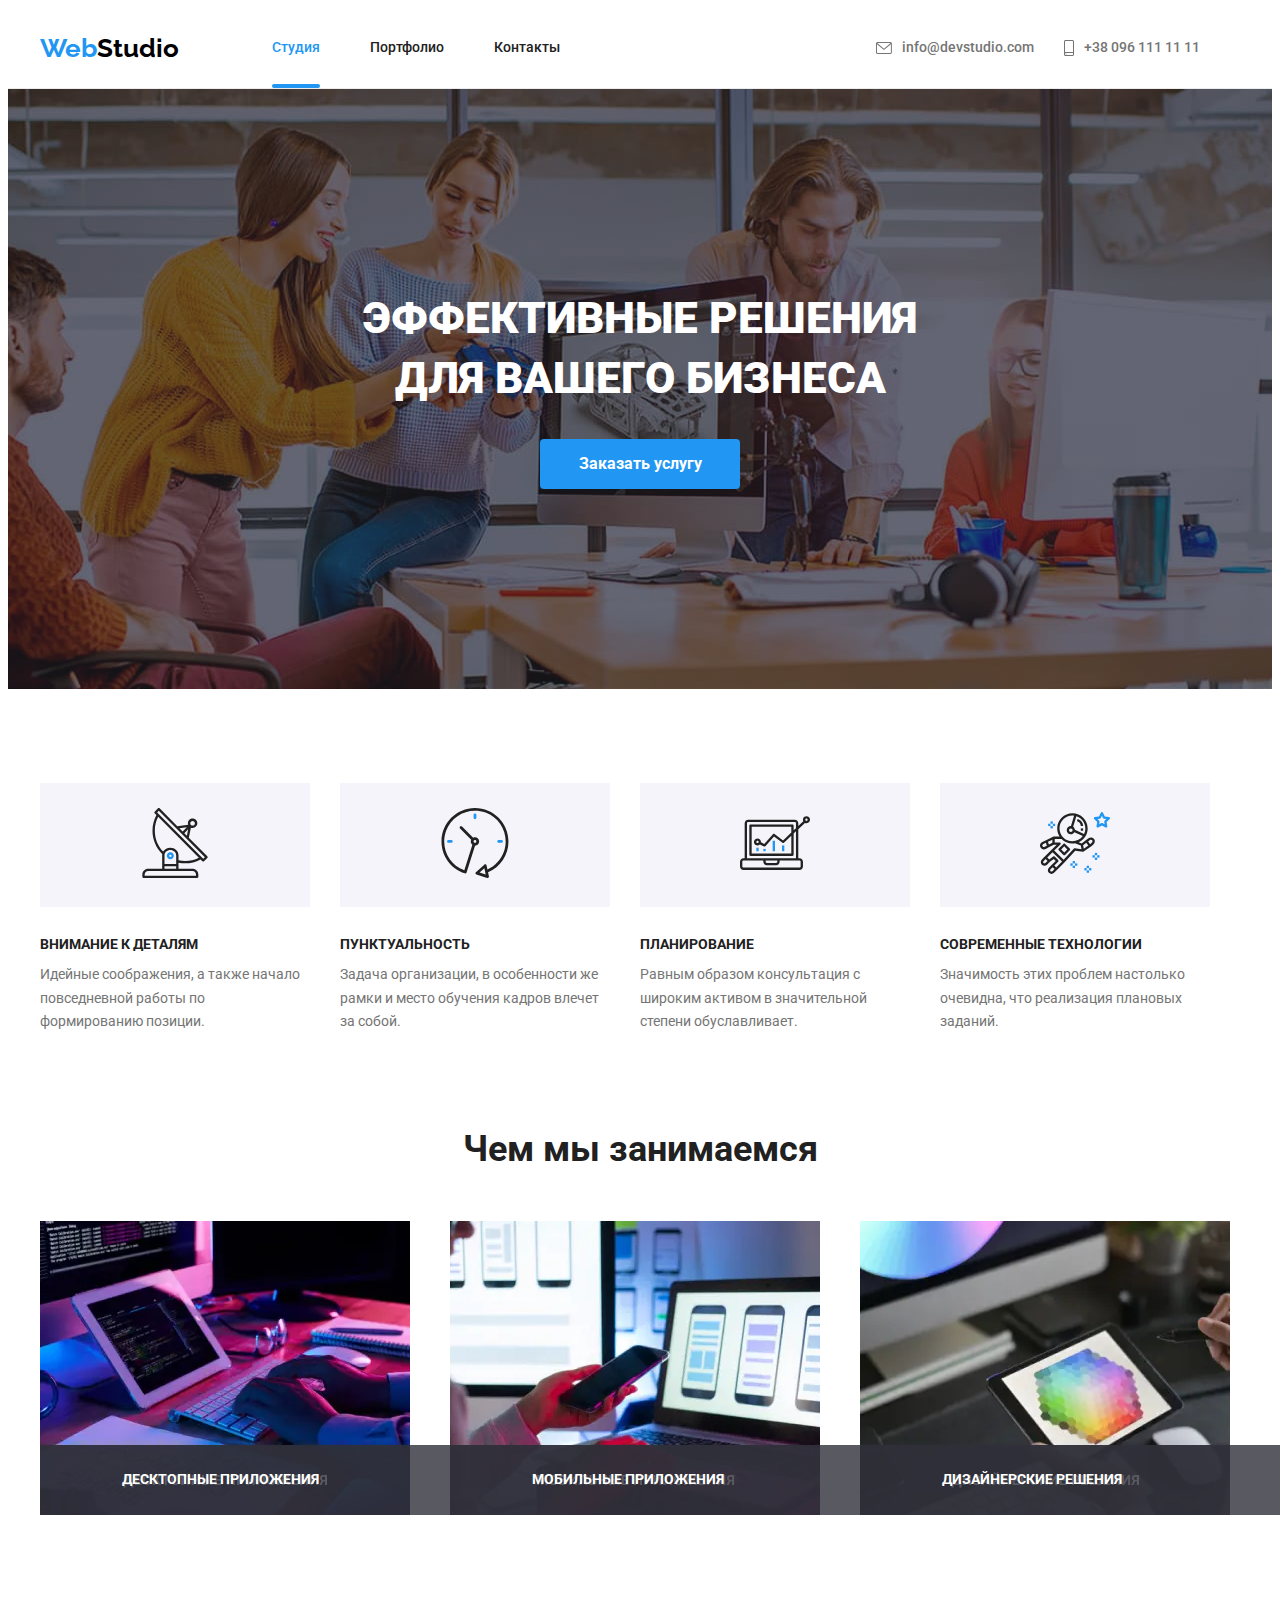
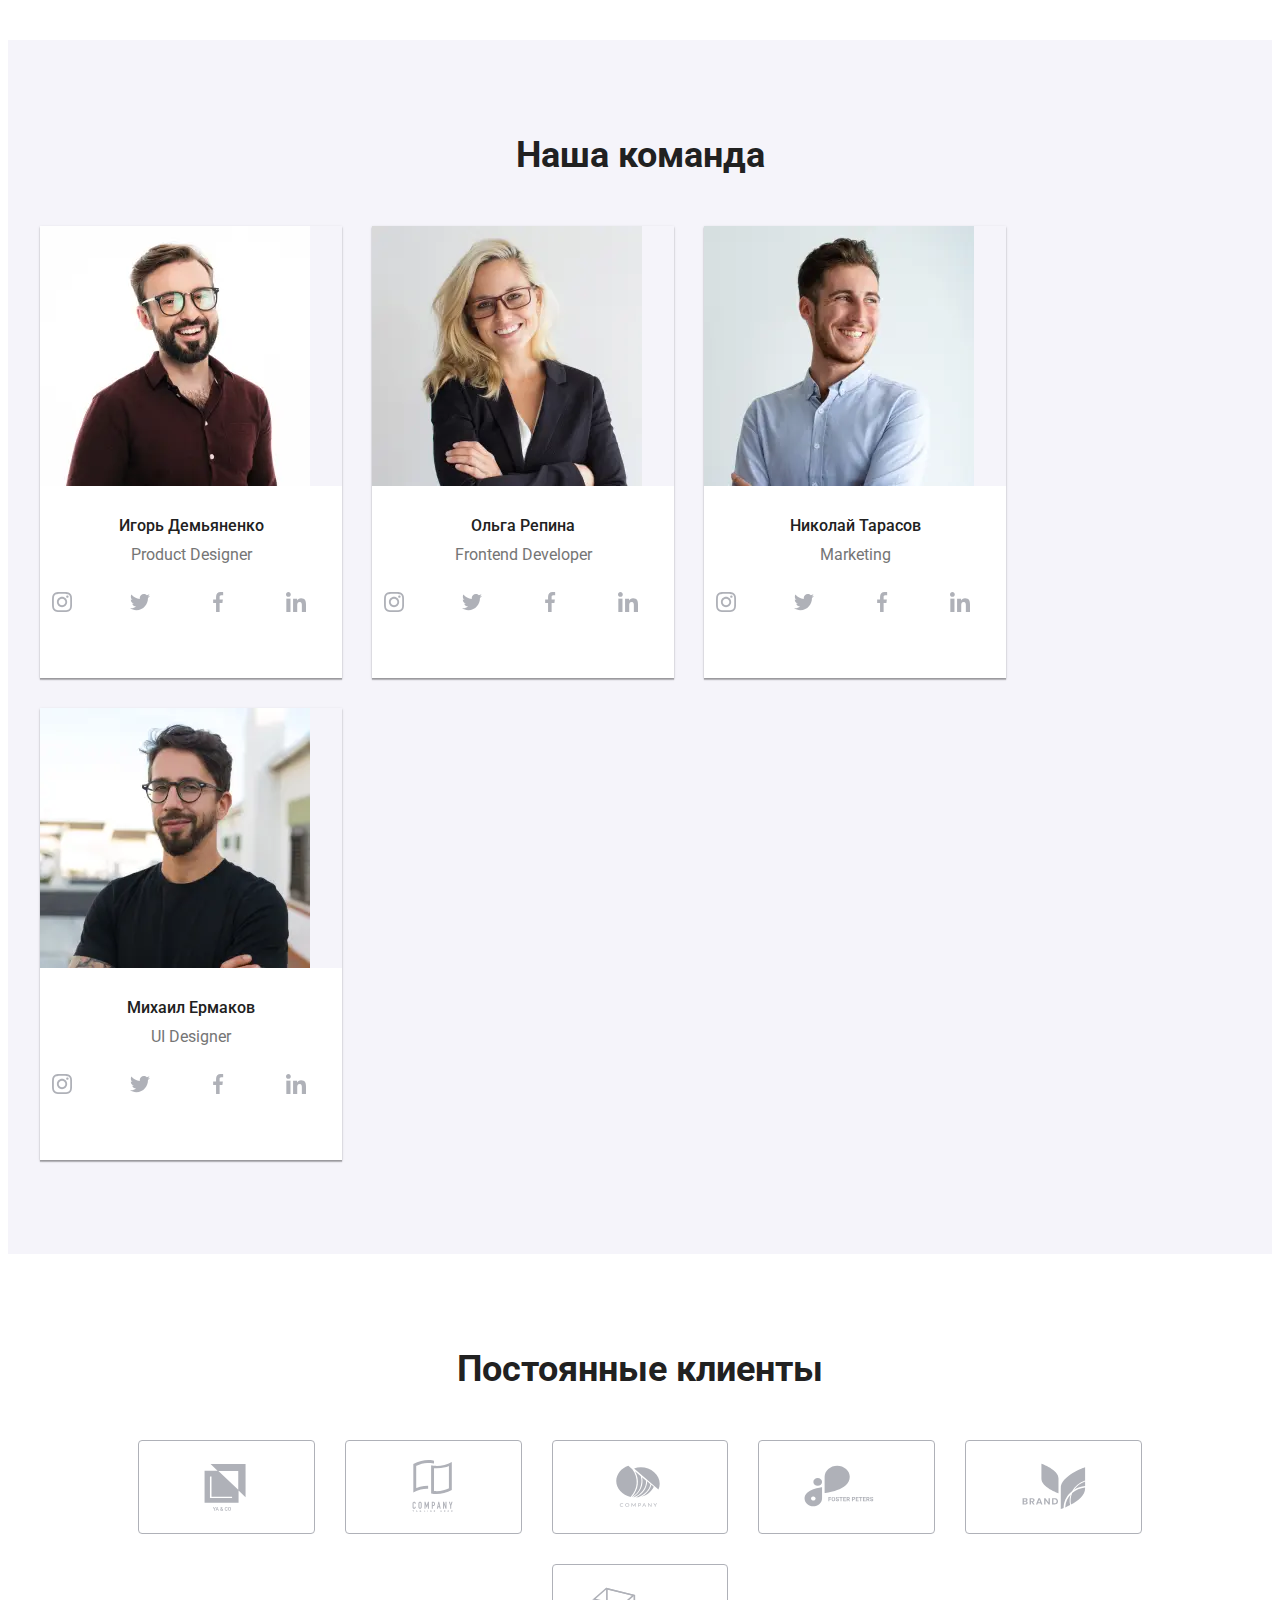
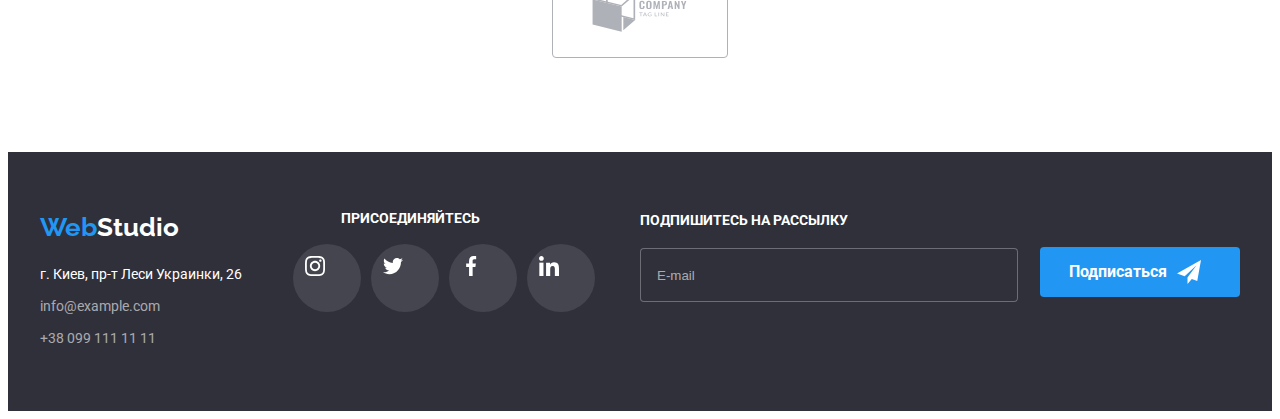
<file: index.html>
<!DOCTYPE html>
    <html lang="ru">
    <head>
        <meta charset="UTF-8">
        <meta http-equiv="X-UA-Compatible" content="IE=edge">
        <meta name="viewport" content="width=device-width, initial-scale=1.0">
        <title>WebStudio</title>
        <link rel="preconnect" href="https://fonts.gstatic.com">
        <link href="https://fonts.googleapis.com/css2?family=Raleway:wght@700&family=Roboto:wght@400;500;700;900&display=swap" rel="stylesheet">
        <link rel="stylesheet" href="https://cdnjs.cloudflare.com/ajax/libs/modern-normalize/0.2.0/modern-normalize.min.css" integrity="sha512-sqIVMkf5f8XGYI/UZYGs7wODxlUeoj9JknataPfUwtvrSKWMHrMXGZ7Evb6nabFYJQG15vFFyALe6r0nWCD1Ug==" crossorigin="anonymous" referrerpolicy="no-referrer" />
        <link rel="stylesheet" href="https://cdnjs.cloudflare.com/ajax/libs/animate.css/4.1.1/animate.min.css"/>
        <link rel="stylesheet" href="./css/main.min.css">

        </head>
    <body>
        <!-- header -->
         <header class="header">
        <div class="container header-container">
            <nav class="nav">
                <a class="log link" lang="en" href="./">Web<span class="log__studio_black">Studio</span></a>
                <ul class="nav__list">
                    <li class="list nav__item">
                        <a class="link nav__link nav__link_active" href="./index.html">Студия</a>
                    </li>

                    <li class="list nav__item">
                        <a class="link nav__link nav__link_border" href="./portfolio.html">Портфолио</a>
                    </li>

                    <li class="list nav__item">
                        <a class="link nav__link nav__link_border" href="">Контакты</a>
                    </li>
                </ul>
                </nav>
            <ul class="header-adress">
                <li class="list header-adress__list">
                    <a class="link header-adress__link" lang="en" href="mailto:info@devstudio.com">
                        <svg class="header-adress__mail">
                            <use href="./images/svg/symbol-defs.svg#icon-mail">
                            </use>
                        </svg>
                        info@devstudio.com</a>
                    </li>

                <li class="list header-adress__list header-adress__list_margin">
                    <a class="link header-adress__link" href="tel:+380961111111">
                        <svg class="header-adress__tel">
                            <use href="./images/svg/symbol-defs.svg#icon-smartphone">
                            </use>
                        </svg>
                        +38 096 111 11 11</a>
                    </li>
            </ul>
            <!-- mobil menu -->
            <button type="button" class="header__mobil-menu" data-menu-open>
                <svg class="icon-burger-icon" width="24px" height="16px">
                    <use href="./images/svg/symbol-defs.svg#icon-burger-icon">
                    </use>
                </svg>
            </button>
            </div>
<div class="mob-menu is-hidden" mob-menu>
    <div class="container">
        <button type="button" class="mob-button-close" data-menu-close>
            <svg class="mob-icon-close" width="19px" height="19px">
                <use href="./images/svg/symbol-defs.svg#icon-close-black">
                </use>
            </svg>
        </button>
<ul class="mob-menu-list list">
    <li class="mob-menu-list__item">
        <a href="./index.html" class="mob-menu-list__link link">Студия</a>
    </li>

    <li class="mob-menu-list__item">
        <a href="./portfolio.html" class="mob-menu-list__link link">Портфолио</a>
    </li>

    <li class="mob-menu-list__item">
        <a href="" class="mob-menu-list__link link">Контакты</a>
    </li>
</ul>

<div class="menu-bottom">
<ul class="mob-menu-contacts list">
    <li class="mob-menu-contacts__item">
        <a href="" class="mob-menu-contacts__link_tel link">+38 096 111 11 11</a>
    </li>

    <li class="mob-menu-contacts__item">
        <a href="" class="mob-menu-contacts__link_mail link">info@devstudio.com</a>
    </li>
</ul>

<ul class="mob-menu-social list">
    <li class="mob-menu-social__item">
        <a href="" class="mob-menu-social__link link">Instagram</a>
    </li>

    <li class="mob-menu-social__item">
        <a href="" class="mob-menu-social__link link">Twitter</a>
    </li>

    <li class="mob-menu-social__item">
        <a href="" class="mob-menu-social__link link">Facebook</a>
    </li>

    <li class="mob-menu-social__item">
        <a href="" class="mob-menu-social__link link">LinkedIn</a>
    </li>
</ul>
</div>
</div>
</div>
        </header>
        <main>
        <!-- hero -->
        <section class="hero">
            <h1 class="hero__name">Эффективные решения<br>для вашего бизнеса</h1>
            <button class="button button__hero" type="button" data-modal-open>Заказать услугу</button>
        </section>
        <!-- adout us -->
        <section class="section">
           <div class="container"> 
            <ul class="about">
                <li class="list about__list">
                   <div class="about-us__thumb"> 
                        <svg class="about-img">
                            <use class="about-img__icon" href="./images/svg/symbol-defs.svg#icon-antenna">
                            </use>
                        </svg>
                    </div>
                    <h3 class="about__title">Внимание к деталям</h3>
                    <P class="about__description">Идейные соображения, а также начало повседневной работы по формированию позиции.</P>                    
                </li>

                <li class="list about__list">
                    <div class="about-us__thumb"> 
                        <svg class="about-img">
                            <use class="about-img__icon" href="./images/svg/symbol-defs.svg#icon-clock">
                            </use>
                        </svg>
                    </div>
                    <h3 class="about__title">Пунктуальность</h3>
                    <p class="about__description">Задача организации, в особенности же рамки и место обучения кадров влечет за собой.</p>
                </li>

                <li class="list about__list">
                    <div class="about-us__thumb"> 
                        <svg class="about-img">
                            <use class="about-img__icon" href="./images/svg/symbol-defs.svg#icon-diagram">
                            </use>
                        </svg>
                    </div>
                    <h3 class="about__title">Планирование</h3>
                    <p class="about__description">Равным образом консультация с широким активом в значительной степени обуславливает.</p>
                </li>

                <li class="list about__list">
                    <div class="about-us__thumb"> 
                        <svg class="about-img">
                            <use class="about-img__icon" href="./images/svg/symbol-defs.svg#icon-astronaut">
                            </use>
                        </svg>
                    </div>
                    <h3 class="about__title">Современные технологии</h3>
                    <p class="about__description">Значимость этих проблем настолько очевидна, что реализация плановых заданий.</p>
                </li>
            </ul>
        </div>
        </section>
        <!-- our occupation -->
        <section class="section occupation occupation_none">
            <div class="container">
            <h2 class="title">Чем мы занимаемся</h2>
            <ul class="ocupation__list">
                <li class="list occupation__card">
                    <picture>
                        <source media="(min-width: 1200px)" srcset="
                            ./images/zanyatiya/box1-webp@1x.webp 1x,
                            ./images/zanyatiya/box1-webp@2x.webp 2x
                            " type="image/webp" />
                        <source media="(min-width: 1200px)" srcset="
                            ./images/zanyatiya/box1@1x.jpg 1x,
                            ./images/zanyatiya/box1@2x.jpg 2x
                            " />
                    <img src="#"
                    alt="Руки человека печатающие на клавиатуре за компьютерным столом"/>
                    <h3 class="ocupation__description">Десктопные приложения</h3>
                    </picture>
                </li>

                <li class="list occupation__card">
                    <picture>
                        <source media="(min-width: 1200px)" srcset="
                            ./images/zanyatiya/box2-webp@1x.webp 1x,
                            ./images/zanyatiya/box2-webp@2x.webp 2x
                            " type="image/webp" />
                        <source media="(min-width: 1200px)" srcset="
                            ./images/zanyatiya/box2@1x.jpg 1x,
                            ./images/zanyatiya/box2@2x.jpg 2x
                            " />
                    <img src="#"
                    alt="Руки человека держащие телефон, сидящий за компьютерным столом с ноутбуком"/>
                    </picture>
                    <h3 class="ocupation__description">Мобильные приложения</h3>
                </li>

                <li class="list occupation__card">
                    <picture>
                        <source media="(min-width: 1200px)" srcset="
                            ./images/zanyatiya/box3-webp@1x.webp 1x,
                            ./images/zanyatiya/box3-webp@2x.webp 2x
                            " type="image/webp" />
                        <source media="(min-width: 1200px)" srcset="
                            ./images/zanyatiya/box3@1x.jpg 1x,
                            ./images/zanyatiya/box3@2x.jpg 2x
                            " />
                        <img src="#"
                    alt="Человеческая рука держит планшет за компьютерным столом с компьютером"/>
                    </picture>
                    <h3 class="ocupation__description">Дизайнерские решения</h3>
                </li>
            </ul>
            </div>
        </section>
        <!-- our team -->
        <section class="section team">
            <div class="container">
            <h2 class="title">Наша команда</h2>
            <ul class="team__list">
                <li class="list team__element">
<picture>
    <source media="(min-width: 1200px)" srcset="
                    ./images/command/desktop/desktop-demyanenko-webp1x.webp 1x,
                    ./images/command/desktop/desktop-demyanenko-webp2x.webp 2x
                  " type="image/webp" />
    <source media="(min-width: 1200px)" srcset="
                    ./images/command/desktop/desktop-demyanenko1x.jpg 1x,
                    ./images/command/desktop/desktop-demyanenko2x.jpg 2x
                  " />
    <source media="(min-width: 768px)" srcset="
                    ./images/command/tablet/tablet-demyanenko-webp1x.webp 1x,
                    ./images/command/tablet/tablet-demyanenko-webp2x.webp 2x
                  " type="image/webp" />
    <source media="(min-width: 768px)" srcset="
                    ./images/command/tablet/tablet-demyanenko1x.jpg 1x,
                    ./images/command/tablet/tablet-demyanenko2x.jpg 2x
                  " />
    <source media="(max-width: 767px)" srcset="
                    ./images/command/mobil/mobil-demyanenko-webp1x.webp 1x,
                    ./images/command/mobil/mobil-demyanenko-webp2x.webp 2x
                  " type="image/webp"/>
    <source media="(max-width: 767px)" srcset="
                    ./images/command/mobil/mobil-demyanenko1x.jpg 1x,
                    ./images/command/mobil/mobil-demyanenko2x.jpg 2x
                  "/>
   <img src="#" alt="Фото Игоря Демьяненко"/>
</picture>                    
                <div class="team__thumb">
                        <h3 class="team__name">Игорь Демьяненко</h3>
                        <p class="team__profession" lang="en">Product Designer</p>
                        
                            <ul class="social">
                            <li class="list social__list">
                               <a class="link icon_background icon_background-gray" href="">
                                    <svg class="icon">
                                        <use class="icon_instagram" href="./images/svg/symbol-defs.svg#icon-instagram">
                                        </use>
                                    </svg>
                                </a>
                            
                            </li>

                            <li class="list social__list">
                                <a class="link icon_background icon_background-gray" href="">
                                <svg class="icon">
                                    <use class="icon_twitter" href="./images/svg/symbol-defs.svg#icon-twitter">
                                    </use>
                                </svg>
                                </a>
                            </li> 

                            <li class="list social__list">
                                <a class="link icon_background icon_background-gray" href="">
                                <svg class="icon">
                                    <use class="icon_facebook" href="./images/svg/symbol-defs.svg#icon-facebook">
                                    </use>
                                </svg>
                                </a>
                            </li>

                            <li class="list social__list">
                                <a class="link icon_background icon_background-gray" href="">
                                <svg class="icon">
                                    <use class="icon_linkedin" href="./images/svg/symbol-defs.svg#icon-linkedin">
                                    </use>
                                </svg>
                                </a>
                            </li>
                        </ul>
                    </div>
                </li>

                <li class="list team__element">
                    <picture>
                        <source media="(min-width: 1200px)" srcset="
                                        ./images/command/desktop/desktop-repina-webp1x.webp 1x,
                                        ./images/command/desktop/desktop-repina-webp2x.webp 2x
                                      " type="image/webp" />
                        <source media="(min-width: 1200px)" srcset="
                                        ./images/command/desktop/desktop-repina1x.jpg 1x,
                                        ./images/command/desktop/desktop-repina2x.jpg 2x
                                      " />
                        <source media="(min-width: 768px)" srcset="
                                        ./images/command/tablet/tablet-repina-webp1x.webp 1x,
                                        ./images/command/tablet/tablet-repina-webp2x.webp 2x
                                      " type="image/webp" />
                        <source media="(min-width: 768px)" srcset="
                                        ./images/command/tablet/tablet-repina1x.jpg 1x,
                                        ./images/command/tablet/tablet-repina2x.jpg 2x
                                      " />
                        <source media="(max-width: 767px)" srcset="
                                        ./images/command/mobil/mobil-repina-webp1x.webp 1x,
                                        ./images/command/mobil/mobil-repina-webp2x.webp 2x
                                      " type="image/webp" />
                        <source media="(max-width: 767px)" srcset="
                                        ./images/command/mobil/mobil-repina1x.jpg 1x,
                                        ./images/command/mobil/mobil-repina2x.jpg 2x
                                      " />
                        <img src="#" alt="Фото Игоря Демьяненко" />
                    </picture>
                    <div class="team__thumb">
                        <h3 class="team__name">Ольга Репина</h3>
                        <p class="team__profession" lang="en">Frontend Developer</p>

                        <ul class="social">
                            <li class="list social__list">
                                <a class="link icon_background icon_background-gray" href="">
                                    <svg class="icon">
                                        <use class="icon_instagram" href="./images/svg/symbol-defs.svg#icon-instagram">
                                        </use>
                                    </svg>
                                </a>
                        
                            </li>
                        
                            <li class="list social__list">
                                <a class="link icon_background icon_background-gray" href="">
                                    <svg class="icon">
                                        <use class="icon_twitter" href="./images/svg/symbol-defs.svg#icon-twitter">
                                        </use>
                                    </svg>
                                </a>
                            </li>
                        
                            <li class="list social__list">
                                <a class="link icon_background icon_background-gray" href="">
                                    <svg class="icon">
                                        <use class="icon_facebook" href="./images/svg/symbol-defs.svg#icon-facebook">
                                        </use>
                                    </svg>
                                </a>
                            </li>
                        
                            <li class="list social__list">
                                <a class="link icon_background icon_background-gray" href="">
                                    <svg class="icon">
                                        <use class="icon_linkedin" href="./images/svg/symbol-defs.svg#icon-linkedin">
                                        </use>
                                    </svg>
                                </a>
                            </li>
                        </ul>

                    </div>
                </li>

                <li class="list team__element">
                    <picture>
                        <source media="(min-width: 1200px)" srcset="
                                                            ./images/command/desktop/desktop-tarasov-webp1x.webp 1x,
                                                            ./images/command/desktop/desktop-tarasov-webp2x.webp 2x
                                                          " type="image/webp" />
                        <source media="(min-width: 1200px)" srcset="
                                                            ./images/command/desktop/desktop-tarasov1x.jpg 1x,
                                                            ./images/command/desktop/desktop-tarasov2x.jpg 2x
                                                          " />
                        <source media="(min-width: 768px)" srcset="
                                                            ./images/command/tablet/tablet-tarasov-webp1x.webp 1x,
                                                            ./images/command/tablet/tablet-tarasov-webp2x.webp 2x
                                                          " type="image/webp" />
                        <source media="(min-width: 768px)" srcset="
                                                            ./images/command/tablet/tablet-tarasov1x.jpg 1x,
                                                            ./images/command/tablet/tablet-tarasov2x.jpg 2x
                                                          " />
                        <source media="(max-width: 767px)" srcset="
                                                            ./images/command/mobil/mobil-tarasov-webp1x.webp 1x,
                                                            ./images/command/mobil/mobil-tarasov-webp2x.webp 2x
                                                          " type="image/webp" />
                        <source media="(max-width: 767px)" srcset="
                                                            ./images/command/mobil/mobil-tarasov1x.jpg 1x,
                                                            ./images/command/mobil/mobil-tarasov2x.jpg 2x
                                                          " />
                        <img src="#" alt="Фото Игоря Демьяненко" />
                    </picture>
                    <div class="team__thumb">
                        <h3 class="team__name">Николай Тарасов</h3>
                        <p class="team__profession" lang="en">Marketing</p>

                        <ul class="social">
                            <li class="list social__list">
                                <a class="link icon_background icon_background-gray" href="">
                                    <svg class="icon">
                                        <use class="icon_instagram" href="./images/svg/symbol-defs.svg#icon-instagram">
                                        </use>
                                    </svg>
                                </a>
                        
                            </li>
                        
                            <li class="list social__list">
                                <a class="link icon_background icon_background-gray" href="">
                                    <svg class="icon">
                                        <use class="icon_twitter" href="./images/svg/symbol-defs.svg#icon-twitter">
                                        </use>
                                    </svg>
                                </a>
                            </li>
                        
                            <li class="list social__list">
                                <a class="link icon_background icon_background-gray" href="">
                                    <svg class="icon">
                                        <use class="icon_facebook" href="./images/svg/symbol-defs.svg#icon-facebook">
                                        </use>
                                    </svg>
                                </a>
                            </li>
                        
                            <li class="list social__list">
                                <a class="link icon_background icon_background-gray" href="">
                                    <svg class="icon">
                                        <use class="icon_linkedin" href="./images/svg/symbol-defs.svg#icon-linkedin">
                                        </use>
                                    </svg>
                                </a>
                            </li>
                        </ul>
                    
                    </div>
                </li>

                <li class="list team__element">
                    <picture>
                        <source media="(min-width: 1200px)" srcset="
                                        ./images/command/desktop/desktop-ermakov-webp1x.webp 1x,
                                        ./images/command/desktop/desktop-ermakov-webp2x.webp 2x
                                      " type="image/webp" />
                        <source media="(min-width: 1200px)" srcset="
                                        ./images/command/desktop/desktop-ermakov1x.jpg 1x,
                                        ./images/command/desktop/desktop-ermakov2x.jpg 2x
                                      " />
                        <source media="(min-width: 768px)" srcset="
                                        ./images/command/tablet/tablet-ermakov-webp1x.webp 1x,
                                        ./images/command/tablet/tablet-ermakov-webp2x.webp 2x
                                      " type="image/webp" />
                        <source media="(min-width: 768px)" srcset="
                                        ./images/command/tablet/tablet-ermakov1x.jpg 1x,
                                        ./images/command/tablet/tablet-ermakov2x.jpg 2x
                                      " />
                        <source media="(max-width: 767px)" srcset="
                                        ./images/command/mobil/mobil-ermakov-webp1x.webp 1x,
                                        ./images/command/mobil/mobil-ermakov-webp2x.webp 2x
                                      " type="image/webp" />
                        <source media="(max-width: 767px)" srcset="
                                        ./images/command/mobil/mobil-ermakov1x.jpg 1x,
                                        ./images/command/mobil/mobil-ermakov2x.jpg 2x
                                      " />
                        <img src="#" alt="Фото Игоря Демьяненко" />
                    </picture>
                    <div class="team__thumb">
                        <h3 class="team__name">Михаил Ермаков</h3>
                        <p class="team__profession" lang="en">UI Designer</p>

                        <ul class="social">
                            <li class="list social__list">
                                <a class="link icon_background icon_background-gray" href="">
                                    <svg class="icon">
                                        <use class="icon_instagram" href="./images/svg/symbol-defs.svg#icon-instagram">
                                        </use>
                                    </svg>
                                </a>
                        
                            </li>
                        
                            <li class="list social__list">
                                <a class="link icon_background icon_background-gray" href="">
                                    <svg class="icon">
                                        <use class="icon_twitter" href="./images/svg/symbol-defs.svg#icon-twitter">
                                        </use>
                                    </svg>
                                </a>
                            </li>
                        
                            <li class="list social__list">
                                <a class="link icon_background icon_background-gray" href="">
                                    <svg class="icon">
                                        <use class="icon_facebook" href="./images/svg/symbol-defs.svg#icon-facebook">
                                        </use>
                                    </svg>
                                </a>
                            </li>
                        
                            <li class="list social__list">
                                <a class="link icon_background icon_background-gray" href="">
                                    <svg class="icon">
                                        <use class="icon_linkedin" href="./images/svg/symbol-defs.svg#icon-linkedin">
                                        </use>
                                    </svg>
                                </a>
                            </li>
                        </ul>
                    
                    </div>
                </li>
              </ul>
            </div>
        </section>
        <!-- regular clients -->
        <section class="section">
            <div class="container">
                <h2 class="title">Постоянные клиенты</h2>
                
                <ul class="clients">
                    <li class="list clients_list">
                        <a href="" class="link clients-log">
                            <svg class="clients-log_fill" width="41px" height="46.7px">
                                <use href="./images/svg/symbol-defs.svg#icon-logo-ya-end-co">
                                </use>
                            </svg>
                        </a>
                    </li>

                    <li class="list clients_list">
                        <a href="" class="link clients-log">
                            <svg class="clients-log_fill" width="40px" height="52px">
                                <use href="./images/svg/symbol-defs.svg#icon-logo-tagline-here">
                                </use>
                            </svg>
                        </a>
                    </li>

                    <li li class="list clients_list">
                        <a href="" class="link clients-log">
                            <svg class="clients-log_fill" width="43.5px" height="41.2px">
                                <use href="./images/svg/symbol-defs.svg#icon-logo-company">
                                </use>
                            </svg>
                        </a>
                    </li>

                    <li class="list clients_list">
                        <a href="" class="link clients-log">
                            <svg class="clients-log_fill" width="84.4px" height="40.6px">
                                <use href="./images/svg/symbol-defs.svg#icon-logo-foster-peters">
                                </use>
                            </svg>
                        </a>
                    </li>

                    <li li class="list clients_list">
                        <a href="" class="link clients-log">
                            <svg class="clients-log_fill" width="62.5px" height="45.4px">
                                <use href="./images/svg/symbol-defs.svg#icon-logo-brand">
                                </use>
                            </svg>
                        </a>
                    </li>

                    <li li class="list clients_list">
                        <a href="" class="link clients-log">
                            <svg class="clients-log_fill" width="93.8px" height="43.9px">
                                <use href="./images/svg/symbol-defs.svg#icon-logo-tag-line">
                                </use>
                            </svg>
                        </a>
                    </li>
                    
                </ul>

            </div>
        </section>
    </main>
    <!-- footer -->
<footer class="footer">
    <div class="container footer__container">
        
        <ul class="footer-list">
            <li class="list">
                <a lang="en" class="log link" href="./">Web<span class="log__studio_white">Studio</span></a>
                <address>
                <a class="adress-phisical link" href="https://www.google.com.ua/maps/place/%D0%B1%D1%83%D0%BB.+%D0%9B%D0%B5%D1%81%D0%B8+%D0%A3%D0%BA%D1%80%D0%B0%D0%B8%D0%BD%D0%BA%D0%B8,+26,+%D0%9A%D0%B8%D0%B5%D0%B2,+02000/@50.4262032,30.5379608,17z/data=!4m5!3m4!1s0x40d4cf0e033ecbe9:0x57a4dffefec77da0!8m2!3d50.4265807!4d30.5383858"
                target="_blank" rel="noopener norefferer">
                г. Киев, пр-т Леси Украинки, 26
                </a>
            </address>
            </li>

            <li class="list"><a class="adress link" href="mailto:info@example.com">info@example.com</a>
            </li>

            <li class="list"><a class="adress link" href="tel:+380991111111">+38 099 111 11 11</a>
            </li>
        </ul>
     
        <!-- footer social list -->

        <div class="footer-social">
            <h3 class="footer-social_name">Присоединяйтесь</h3>
            <ul class="social">
                <li class="list social__list">
                    <a class="link icon_background icon_background-white" href="">
                        <svg class="icon icon_white">
                        <use class="icon" href="./images/svg/symbol-defs.svg#icon-instagram">
                        </use>
                    </svg>
                    </a>
                </li>

                <li class="list social__list">
                    <a class="link icon_background icon_background-white" href="">
                        <svg class="icon icon_white">
                        <use class="icon" href="./images/svg/symbol-defs.svg#icon-twitter">
                        </use>
                    </svg>
                    </a>
                </li> 

                <li class="list social__list">
                    <a class="link icon_background icon_background-white" href="">
                        <svg class="icon icon_white">
                        <use class="icon" href="./images/svg/symbol-defs.svg#icon-facebook">
                        </use>
                        </svg>
                    </a>
                </li>

                <li class="list social__list">
                    <a class="link icon_background icon_background-white" href="">
                        <svg class="icon icon_white">
                        <use class="icon" href="./images/svg/symbol-defs.svg#icon-linkedin">
                        </use>
                    </svg>
                    </a>
                </li>
            </ul>
        </div>
        <!-- Footer form -->
        
       <form action="#" class="footer-form">
            <p class="footer-form-name">Подпишитесь на рассылку</p>
            <div class="footer-form-container">
                <label class="footer-form-field">
                    <input type="email" class="footer-form-input" placeholder="E-mail" name="footer-user-name" required>
                </label>
                <button type="submit" class="button button__footer">Подписаться
                    <svg class="icon-icon-send" width="24px" height="24px">
                        <use href="./images/svg/symbol-defs.svg#icon-icon-send">
                    </use>
                </svg>    
            </button>   
       </form> 
       </div>
    </div>
</footer> 
<!-- Modal window -->
<div class="backdrop is-hidden" data-modal>
    <div class="modal">
        <button type="button" class="button-close" data-modal-close>
            <svg class="icon-close-black" width="18px" height="18px">
                <use href="./images/svg/symbol-defs.svg#icon-close-black">
                </use>
            </svg> 
        </button>
        <form action="#" class="modal-form">
            <p class="modal-form-head">Оставьте свои данные, мы вам перезвоним</p>
            <label class="modal-form-field">Имя
                <span class="modal-form-field-icon">
                <input type="text" class="modal-form-input" name="user-name" minlength="2" pattern="[a-zA-Zа-яёФ-ЯЁ]+" title="Имя должно содержать символы кирилици или латиницы" required>
                <svg class="modal-form-icon">
                    <use class="icon-person-black" href="./images/svg/symbol-defs.svg#icon-person-black">
                    </use>
                </svg>
            </span>
            </label>
                
            <label class="modal-form-field">Телефон
                <span class="modal-form-field-icon">
                <input type="tel" class="modal-form-input" name="user-name" pattern="[0-9]{3}-[0-9]{3}-[0-9]{2}-[0-9]{2}" title="096-000-00-00" required>
                <svg class="modal-form-icon">
                    <use class="icon-phone-black" href="./images/svg/symbol-defs.svg#icon-phone-black">
                    </use>
                </svg>
            </span>
            </label>

            <label class="modal-form-field">Почта
                <span class="modal-form-field-icon">
                <input type="email" class="modal-form-input" name="user-name" required>
                <svg class="modal-form-icon">
                    <use class="icon-email-black" href="./images/svg/symbol-defs.svg#icon-email-black">
                    </use>
                </svg>
            </span>
            </label>

            <label class="modal-form-field">Комментарий
                <textarea name="user-messege" class="modal-form-message" placeholder="Введите текст"></textarea>
            </label>
            <input type="checkbox" class="modal-form-chackbox visually-hidden" id="accept-policy">
            <label for="accept-policy" class="modal-form-checkbox-label">Соглашаюсь с рассылкой и принимаю&nbsp;<a href="" class="modal-form-label-link">Условия договора</a></label>
            <button type="submit" class="button button__modal">Отправить</button>
        </form>
    </div>
</div>

<script src="./js/modal.js"></script>
<script src="./js/menu.js"></script>
</body>
</html>
</file>
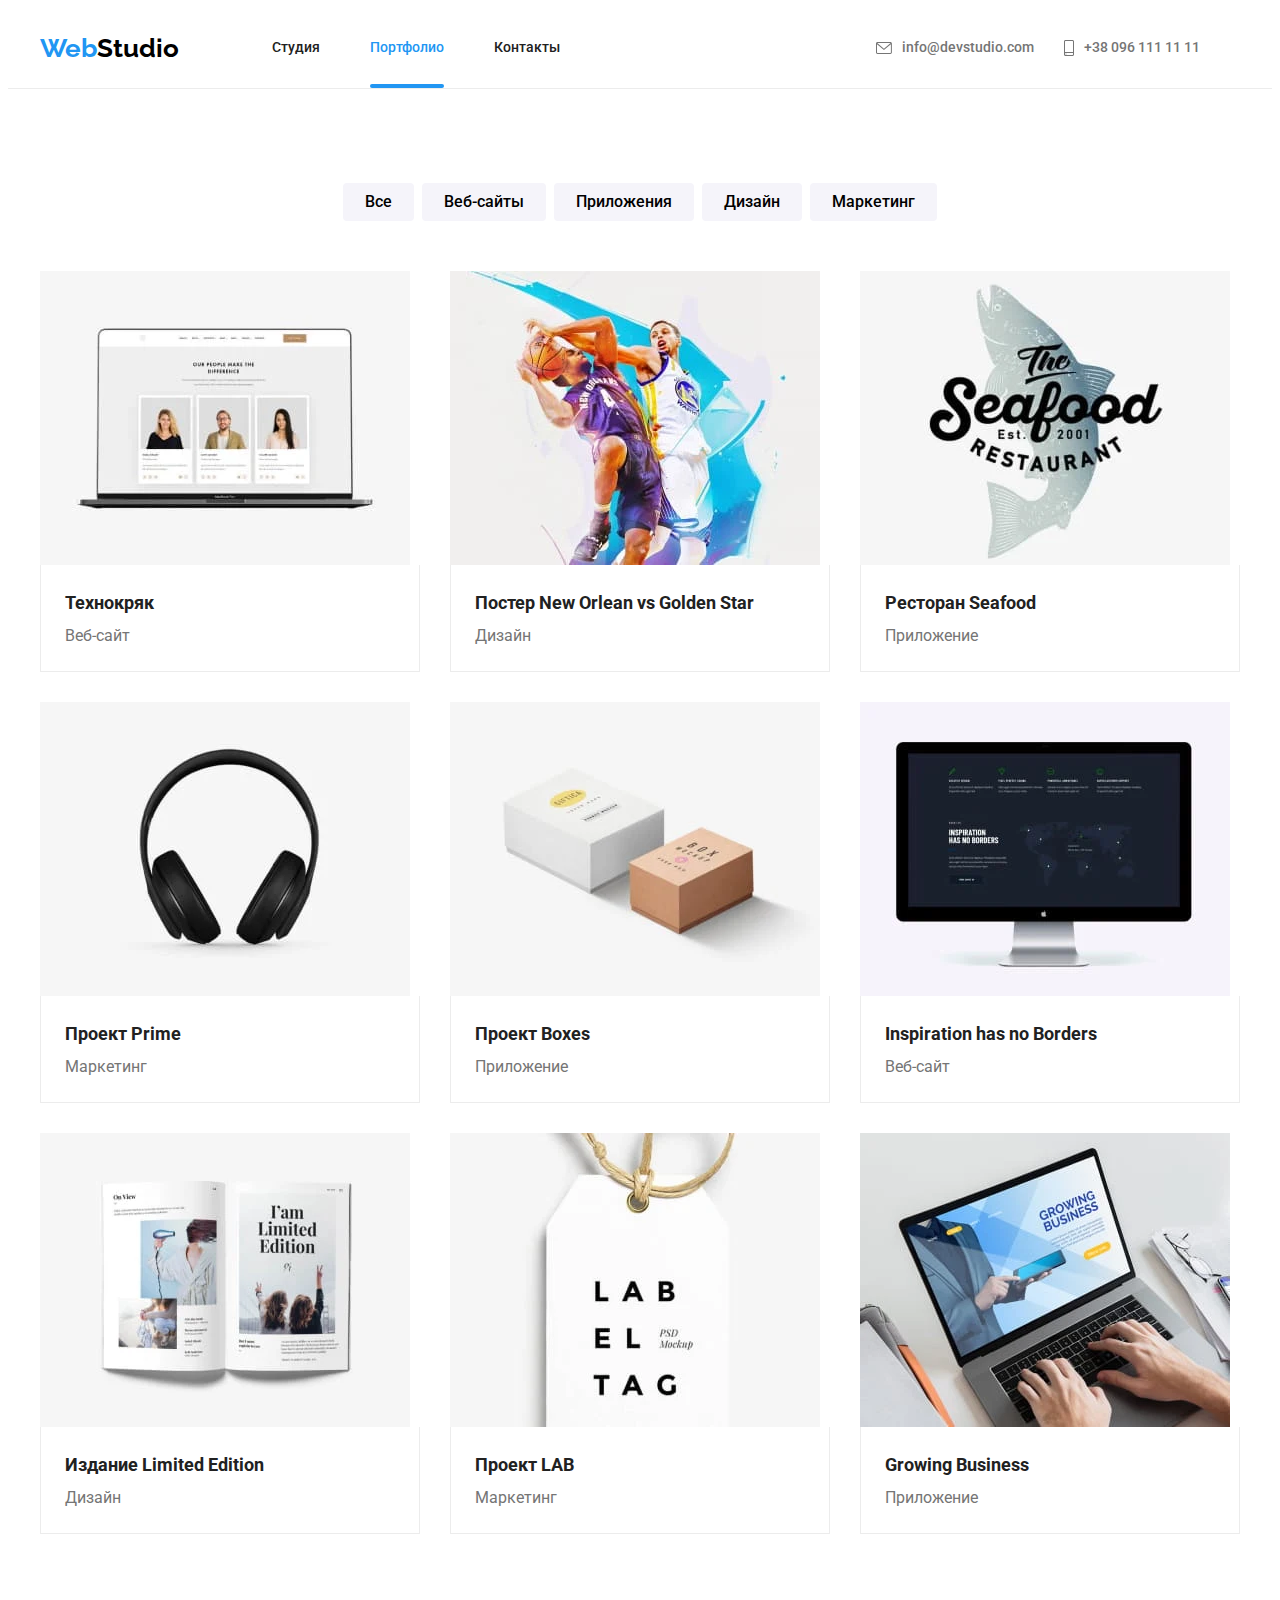
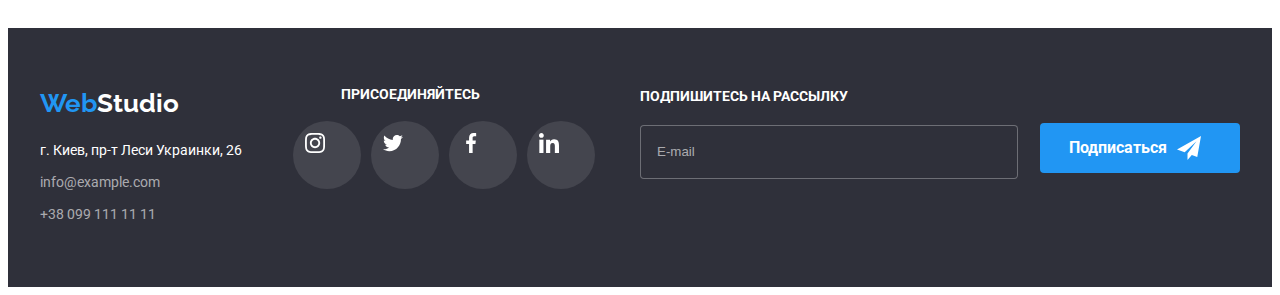
<file: portfolio.html>
<!DOCTYPE html>
    <html lang="ru">
    <head>
        <meta charset="UTF-8">
        <meta http-equiv="X-UA-Compatible" content="IE=edge">
        <meta name="viewport" content="width=device-width, initial-scale=1.0">
        <title>WebStudio</title>
        <link rel="preconnect" href="https://fonts.gstatic.com">
        <link href="https://fonts.googleapis.com/css2?family=Raleway:wght@700&family=Roboto:wght@400;500;700;900&display=swap" rel="stylesheet">
        <link rel="stylesheet" href="https://cdnjs.cloudflare.com/ajax/libs/modern-normalize/0.2.0/modern-normalize.min.css" integrity="sha512-sqIVMkf5f8XGYI/UZYGs7wODxlUeoj9JknataPfUwtvrSKWMHrMXGZ7Evb6nabFYJQG15vFFyALe6r0nWCD1Ug==" crossorigin="anonymous" referrerpolicy="no-referrer" />
        <link rel="stylesheet" href="https://cdnjs.cloudflare.com/ajax/libs/animate.css/4.1.1/animate.min.css"/>
        <link rel="stylesheet" href="./css/main.min.css">
        </head>
<body>
    <!-- header -->
    <header class="header">
        <div class="container header-container">
            <nav class="nav">
                <a class="log link" lang="en" href="./">Web<span class="log__studio_black">Studio</span></a>
                <ul class="nav__list">
                    <li class="list nav__item">
                        <a class="link nav__link nav__link_border" href="./index.html">Студия</a>
                    </li>
    
                    <li class="list nav__item">
                        <a class="link nav__link nav__link_active" href="./portfolio.html">Портфолио</a>
                    </li>
    
                    <li class="list nav__item">
                        <a class="link nav__link nav__link_border" href="">Контакты</a>
                    </li>
                </ul>
            </nav>
            <ul class="header-adress">
                <li class="list header-adress__list">
                    <a class="link header-adress__link" lang="en" href="mailto:info@devstudio.com">
                        <svg class="header-adress__mail">
                            <use href="./images/svg/symbol-defs.svg#icon-mail">
                            </use>
                        </svg>
                        info@devstudio.com</a>
                </li>
    
                <li class="list header-adress__list header-adress__list_margin">
                    <a class="link header-adress__link" href="tel:+380961111111">
                        <svg class="header-adress__tel">
                            <use href="./images/svg/symbol-defs.svg#icon-smartphone">
                            </use>
                        </svg>
                        +38 096 111 11 11</a>
                </li>
            </ul>
            <!-- mobil menu -->
        <button type="button" class="header__mobil-menu" data-menu-open>
            <svg class="icon-burger-icon" width="24px" height="16px">
                <use href="./images/svg/symbol-defs.svg#icon-burger-icon">
                </use>
            </svg>
        </button>
        </div>
        <div class="mob-menu is-hidden" mob-menu>
            <div class="container">
                <button type="button" class="mob-button-close" data-menu-close>
                    <svg class="mob-icon-close" width="19px" height="19px">
                        <use href="./images/svg/symbol-defs.svg#icon-close-black">
                        </use>
                    </svg>
                </button>
                <ul class="mob-menu-list list">
                    <li class="mob-menu-list__item">
                        <a href="./index.html" class="mob-menu-list__link link">Студия</a>
                    </li>
        
                    <li class="mob-menu-list__item">
                        <a href="./portfolio.html" class="mob-menu-list__link link">Портфолио</a>
                    </li>
        
                    <li class="mob-menu-list__item">
                        <a href="" class="mob-menu-list__link link">Контакты</a>
                    </li>
                </ul>
        
                <div class="menu-bottom">
                    <ul class="mob-menu-contacts list">
                        <li class="mob-menu-contacts__item">
                            <a href="" class="mob-menu-contacts__link_tel link">+38 096 111 11 11</a>
                        </li>
        
                        <li class="mob-menu-contacts__item">
                            <a href="" class="mob-menu-contacts__link_mail link">info@devstudio.com</a>
                        </li>
                    </ul>
        
                    <ul class="mob-menu-social list">
                        <li class="mob-menu-social__item">
                            <a href="" class="mob-menu-social__link link">Instagram</a>
                        </li>
        
                        <li class="mob-menu-social__item">
                            <a href="" class="mob-menu-social__link link">Twitter</a>
                        </li>
        
                        <li class="mob-menu-social__item">
                            <a href="" class="mob-menu-social__link link">Facebook</a>
                        </li>
        
                        <li class="mob-menu-social__item">
                            <a href="" class="mob-menu-social__link link">LinkedIn</a>
                        </li>
                    </ul>
                </div>
            </div>
        </div>
    </header>
    <main>
        <section class="section portfolio-section">
            <div class="container">
                <h1 class="visually-hidden">Портфолио</h1>
            <!-- photo filter -->
                <ul class="portfolio-list">
                    <li class="list portfolio-item">
                        <button class="filter-batton" type="button">Все</button>
                    </li>

                    <li class="list portfolio-item">
                        <button class="filter-batton" type="button">Веб-сайты</button>
                    </li>

                    <li class="list portfolio-item">
                        <button class="filter-batton" type="button">Приложения</button>
                    </li>

                    <li class="list portfolio-item_margin">
                        <button class="filter-batton" type="button">Дизайн</button>
                    </li>

                    <li class="list portfolio-item">
                        <button class="filter-batton" type="button">Маркетинг</button>
                    </li>
                </ul>
    <!-- photo list -->
        <ul class="photo-list">
            <li class="list shadow-list">
                <a class="link photo-list-link" href="">
                    <div class="photo-list-card">
                        <picture>
                            <source media="(min-width: 1200px)" srcset="
                                            ./images/portfolio/desktop/img.webp 1x,
                                            ./images/portfolio/desktop/img@2x.webp 2x
                                          " type="image/webp" />
                            <source media="(min-width: 1200px)" srcset="
                                            ./images/portfolio/desktop/img.jpg 1x,
                                            ./images/portfolio/desktop/img@2x.jpg 2x
                                          " />
                            <source media="(min-width: 768px)" srcset="
                                            ./images/portfolio/tablet/img.webp 1x,
                                            ./images/portfolio/tablet/img@2x.webp 2x
                                          " type="image/webp" />
                            <source media="(min-width: 768px)" srcset="
                                            ./images/portfolio/tablet/img.jpg 1x,
                                            ./images/portfolio/tablet/img@2x.jpg 2x
                                          " />
                            <source media="(max-width: 767px)" srcset="
                                            ./images/portfolio/mobil/img.webp 1x,
                                            ./images/portfolio/mobil/img@2x.webp 2x
                                          " type="image/webp" />
                            <source media="(max-width: 767px)" srcset="
                                            ./images/portfolio/mobil/img.jpg 1x,
                                            ./images/portfolio/mobil/img@2x.jpg 2x
                                          " />

                        <img src="#" alt="Фотографии людей"/>
                        </picture>
                        <h3 class="photo-list-text">Технокряк это современная площадка распространения коронавируса. Компании используют эту платформу для цифрового шпионажа и атак на защищённые сервера конкурентов.</h3>
                    </div>
                    <div class="photo-list-description">
                        <h2>Технокряк</h2>
                        <p>Веб-сайт</p>
                    </div>
                </a>
            </li>

            <li class="list shadow-list">
                <a class="link photo-list-link" href="">
                    <div class="photo-list-card">
                        <picture>
                            <source media="(min-width: 1200px)" srcset="
                                                                    ./images/portfolio/desktop/img-1.webp 1x,
                                                                    ./images/portfolio/desktop/img-1@2x.webp 2x
                                                                  " type="image/webp" />
                            <source media="(min-width: 1200px)" srcset="
                                                                    ./images/portfolio/desktop/img-1.jpg 1x,
                                                                    ./images/portfolio/desktop/img-1@2x.jpg 2x
                                                                  " />
                            <source media="(min-width: 768px)" srcset="
                                                                    ./images/portfolio/tablet/img-1.webp 1x,
                                                                    ./images/portfolio/tablet/img-1@2x.webp 2x
                                                                  " type="image/webp" />
                            <source media="(min-width: 768px)" srcset="
                                                                    ./images/portfolio/tablet/img-1.jpg 1x,
                                                                    ./images/portfolio/tablet/img-1@2x.jpg 2x
                                                                  " />
                            <source media="(max-width: 767px)" srcset="
                                                                    ./images/portfolio/mobil/img-1.webp 1x,
                                                                    ./images/portfolio/mobil/img-1@2x.webp 2x
                                                                  " type="image/webp" />
                            <source media="(max-width: 767px)" srcset="
                                                                    ./images/portfolio/mobil/img-1.jpg 1x,
                                                                    ./images/portfolio/mobil/img-1@2x.jpg 2x
                                                                  " />
                        
                            <img src="#" alt="Фотографии двух баскетболистов с мячем"/>
                        </picture>
                        <h3 class="photo-list-text">Технокряк это современная площадка распространения коронавируса. Компании используют эту платформу для цифрового шпионажа и атак на защищённые сервера конкурентов.</h3>
                    </div>
                    <div class="photo-list-description">
                        <h2 lang="en">Постер New Orlean vs Golden Star</h2>
                        <p>Дизайн</p>
                    </div>
                </a>
            </li>

            <li class="list shadow-list">
                <a class="link photo-list-link" href="">
                    <div class="photo-list-card">
                        <picture>
                            <source media="(min-width: 1200px)" srcset="
                                ./images/portfolio/desktop/img-2.webp 1x,
                                ./images/portfolio/desktop/img-2@2x.webp 2x
                                " type="image/webp" />
                            <source media="(min-width: 1200px)" srcset="
                                ./images/portfolio/desktop/img-2.jpg 1x,
                                ./images/portfolio/desktop/img-2@2x.jpg 2x
                                " />
                            <source media="(min-width: 768px)" srcset="
                                ./images/portfolio/tablet/img-2.webp 1x,
                                ./images/portfolio/tablet/img-2@2x.webp 2x
                                " type="image/webp" />
                            <source media="(min-width: 768px)" srcset="
                                ./images/portfolio/tablet/img-2.jpg 1x,
                                ./images/portfolio/tablet/img-2@2x.jpg 2x
                                " />
                            <source media="(max-width: 767px)" srcset="
                                ./images/portfolio/mobil/img-2.webp 1x,
                                ./images/portfolio/mobil/img-2@2x.webp 2x
                                " type="image/webp" />
                            <source media="(max-width: 767px)" srcset="
                                ./images/portfolio/mobil/img-2.jpg 1x,
                                ./images/portfolio/mobil/img-2@2x.jpg 2x
                                " />
                    <img src="#"
                        alt="Фотография логотипа ресторана в виде рыбы"/>
                        </picture>
                        <h3 class="photo-list-text">Технокряк это современная площадка распространения коронавируса. Компании используют эту платформу для цифрового шпионажа и атак на защищённые сервера конкурентов.</h3>
                    </div>
                    <div class="photo-list-description">
                        <h2 lang="en">Ресторан Seafood</h2>
                        <p>Приложение</p>
                    </div>
                </a>
            </li>

            <li class="list shadow-list">
                <a class="link photo-list-link" href="">
                    <div class="photo-list-card">
                        <picture>
                            <source media="(min-width: 1200px)" srcset="
                                ./images/portfolio/desktop/img-3.webp 1x,
                                ./images/portfolio/desktop/img-3@2x.webp 2x
                                " type="image/webp" />
                            <source media="(min-width: 1200px)" srcset="
                                ./images/portfolio/desktop/img-3.jpg 1x,
                                ./images/portfolio/desktop/img-3@2x.jpg 2x
                                " />
                            <source media="(min-width: 768px)" srcset="
                                ./images/portfolio/tablet/img-3.webp 1x,
                                ./images/portfolio/tablet/img-3@2x.webp 2x
                                " type="image/webp" />
                            <source media="(min-width: 768px)" srcset="
                                ./images/portfolio/tablet/img-3.jpg 1x,
                                ./images/portfolio/tablet/img-3@2x.jpg 2x
                                " />
                            <source media="(max-width: 767px)" srcset="
                                ./images/portfolio/mobil/img-3.webp 1x,
                                ./images/portfolio/mobil/img-3@2x.webp 2x
                                " type="image/webp" />
                        <source media="(max-width: 767px)" srcset="
                                ./images/portfolio/mobil/img-3.jpg 1x,
                                ./images/portfolio/mobil/img-3@2x.jpg 2x
                                " />
                    <img src="#"
                        alt="Фотография наушников"/>
                        </picture>
                        <h3 class="photo-list-text">Технокряк это современная площадка распространения коронавируса. Компании используют эту платформу для цифрового шпионажа и атак на защищённые сервера конкурентов.</h3>
                    </div>
                    <div class="photo-list-description">
                        <h2 lang="en">Проект Prime</h2>
                        <p>Маркетинг</p>
                    </div>
                </a>
            </li>

            <li class="list shadow-list">
                <a class="link photo-list-link" href="">
                    <div class="photo-list-card">
                        <picture>
                            <source media="(min-width: 1200px)" srcset="
                                        ./images/portfolio/desktop/img-4.webp 1x,
                                        ./images/portfolio/desktop/img-4@2x.webp 2x
                                        " type="image/webp" />
                             <source media="(min-width: 1200px)" srcset="
                                        ./images/portfolio/desktop/img-4.jpg 1x,
                                        ./images/portfolio/desktop/img-4@2x.jpg 2x
                                        " />
                            <source media="(min-width: 768px)" srcset="
                                        ./images/portfolio/tablet/img-4.webp 1x,
                                        ./images/portfolio/tablet/img-4@2x.webp 2x
                                        " type="image/webp" />
                            <source media="(min-width: 768px)" srcset="
                                        ./images/portfolio/tablet/img-4.jpg 1x,
                                        ./images/portfolio/tablet/img-4@2x.jpg 2x
                                        " />
                            <source media="(max-width: 767px)" srcset="
                                        ./images/portfolio/mobil/img-4.webp 1x,
                                        ./images/portfolio/mobil/img-4@2x.webp 2x
                                        " type="image/webp" />
                            <source media="(max-width: 767px)" srcset="
                                        ./images/portfolio/mobil/img-4.jpg 1x,
                                        ./images/portfolio/mobil/img-4@2x.jpg 2x
                                        " />
                    <img src="#"
                        alt="Фотография коробочек"/>
                        </picture>
                        <h3 class="photo-list-text">Технокряк это современная площадка распространения коронавируса. Компании используют эту платформу для цифрового шпионажа и атак на защищённые сервера конкурентов.</h3>
                    </div>
                    <div class="photo-list-description">
                        <h2 lang="en">Проект Boxes</h2>
                        <p>Приложение</p>
                    </div>
                </a>
            </li>

            <li class="list shadow-list">
                <a class="link photo-list-link" href="">
                    <div class="photo-list-card">
                        <picture>
                <source media="(min-width: 1200px)" srcset="
                                                    ./images/portfolio/desktop/img-5.webp 1x,
                                                    ./images/portfolio/desktop/img-5@2x.webp 2x
                                                    " type="image/webp" />
                <source media="(min-width: 1200px)" srcset="
                                                    ./images/portfolio/desktop/img-5.jpg 1x,
                                                    ./images/portfolio/desktop/img-5@2x.jpg 2x
                                                    " />
                <source media="(min-width: 768px)" srcset="
                                                    ./images/portfolio/tablet/img-5.webp 1x,
                                                    ./images/portfolio/tablet/img-5@2x.webp 2x
                                                    " type="image/webp" />
                <source media="(min-width: 768px)" srcset="
                                                    ./images/portfolio/tablet/img-5.jpg 1x,
                                                    ./images/portfolio/tablet/img-5@2x.jpg 2x
                                                    " />
                <source media="(max-width: 767px)" srcset="
                                                    ./images/portfolio/mobil/img-5.webp 1x,
                                                    ./images/portfolio/mobil/img-5@2x.webp 2x
                                                    " type="image/webp" />
                <source media="(max-width: 767px)" srcset="
                                                    ./images/portfolio/mobil/img-5.jpg 1x,
                                                    ./images/portfolio/mobil/img-5@2x.jpg 2x
                                                    " />
                    <img src="#"
                        alt="Фотография компьютерного монитора"/>
                        </picture>
                       <h3 class="photo-list-text">Технокряк это современная площадка распространения коронавируса. Компании используют эту платформу для цифрового шпионажа и атак на защищённые сервера конкурентов.</h3>
                    </div>
                    <div class="photo-list-description">
                        <h2 lang="en">Inspiration has no Borders</h2>
                        <p>Веб-сайт</p>
                    </div>
                </a>
            </li>

            <li class="list shadow-list">
                <a class="link photo-list-link" href="">
                    <div class="photo-list-card">
                        <picture>
                            <source media="(min-width: 1200px)" srcset="
                                ./images/portfolio/desktop/img-6.webp 1x,
                                ./images/portfolio/desktop/img-6@2x.webp 2x
                                " type="image/webp" />
                            <source media="(min-width: 1200px)" srcset="
                                ./images/portfolio/desktop/img-6.jpg 1x,
                                ./images/portfolio/desktop/img-6@2x.jpg 2x
                                " />
                            <source media="(min-width: 768px)" srcset="
                                ./images/portfolio/tablet/img-6.webp 1x,
                                ./images/portfolio/tablet/img-6@2x.webp 2x
                                " type="image/webp" />
                            <source media="(min-width: 768px)" srcset="
                                ./images/portfolio/tablet/img-6.jpg 1x,
                                ./images/portfolio/tablet/img-6@2x.jpg 2x
                                " />
                            <source media="(max-width: 767px)" srcset="
                                ./images/portfolio/mobil/img-6.webp 1x,
                                ./images/portfolio/mobil/img-6@2x.webp 2x
                                " type="image/webp" />
                            <source media="(max-width: 767px)" srcset="
                                ./images/portfolio/mobil/img-6.jpg 1x,
                                ./images/portfolio/mobil/img-6@2x.jpg 2x
                                " />
                    <img src="#"
                        alt="Фотография разворота книги"/>
                        </picture>
                        <h3 class="photo-list-text">Технокряк это современная площадка распространения коронавируса. Компании используют эту платформу для цифрового шпионажа и атак на защищённые сервера конкурентов.</h3>
                    </div>
                    <div class="photo-list-description">
                        <h2 lang="en">Издание Limited Edition</h2>
                        <p>Дизайн</p>
                    </div>
                </a>
            </li>

            <li class="list shadow-list">
                <a class="link photo-list-link" href="">
                    <div class="photo-list-card">
                        <picture>
                            <source media="(min-width: 1200px)" srcset="
                                ./images/portfolio/desktop/img-7.webp 1x,
                                ./images/portfolio/desktop/img-7@2x.webp 2x
                                " type="image/webp" />
                            <source media="(min-width: 1200px)" srcset="
                                ./images/portfolio/desktop/img-7.jpg 1x,
                                ./images/portfolio/desktop/img-7@2x.jpg 2x
                                " />
                            <source media="(min-width: 768px)" srcset="
                                ./images/portfolio/tablet/img-7.webp 1x,
                                ./images/portfolio/tablet/img-7@2x.webp 2x
                                " type="image/webp" />
                            <source media="(min-width: 768px)" srcset="
                                ./images/portfolio/tablet/img-7.jpg 1x,
                                ./images/portfolio/tablet/img-7@2x.jpg 2x
                                " />
                            <source media="(max-width: 767px)" srcset="
                                ./images/portfolio/mobil/img-7.webp 1x,
                                ./images/portfolio/mobil/img-7@2x.webp 2x
                                " type="image/webp" />
                            <source media="(max-width: 767px)" srcset="
                                ./images/portfolio/mobil/img-7.jpg 1x,
                                ./images/portfolio/mobil/img-7@2x.jpg 2x
                                " />
                    <img src="#"
                        alt="Фотография лейбы"/>
                        </picture>
                        <h3 class="photo-list-text">Технокряк это современная площадка распространения коронавируса. Компании используют эту платформу для цифрового шпионажа и атак на защищённые сервера конкурентов.</h3>
                    </div>
                    <div class="photo-list-description">
                        <h2 lang="en">Проект LAB</h2>
                        <p>Маркетинг</p>
                    </div>
                </a>
            </li>

            <li class="list shadow-list">
                <a class="link photo-list-link" href="">
                    <div class="photo-list-card">
                        <picture>
                            <source media="(min-width: 1200px)" srcset="
                            ./images/portfolio/desktop/img-8.webp 1x,
                            ./images/portfolio/desktop/img-8@2x.webp 2x
                            " type="image/webp" />
                            <source media="(min-width: 1200px)" srcset="
                            ./images/portfolio/desktop/img-8.jpg 1x,
                            ./images/portfolio/desktop/img-8@2x.jpg 2x
                            " />
                            <source media="(min-width: 768px)" srcset="
                            ./images/portfolio/tablet/img-8.webp 1x,
                            ./images/portfolio/tablet/img-8@2x.webp 2x
                            " type="image/webp" />
                            <source media="(min-width: 768px)" srcset="
                            ./images/portfolio/tablet/img-8.jpg 1x,
                            ./images/portfolio/tablet/img-8@2x.jpg 2x
                            " />
                            <source media="(max-width: 767px)" srcset="
                            ./images/portfolio/mobil/img-8.webp 1x,
                            ./images/portfolio/mobil/img-8@2x.webp 2x
                            " type="image/webp" />
                            <source media="(max-width: 767px)" srcset="
                            ./images/portfolio/mobil/img-8.jpg 1x,
                            ./images/portfolio/mobil/img-8@2x.jpg 2x
                            " />
                    <img src="#"
                        alt="Фотография руки печатающей на нетбуке"/>
                        </picture>
                        <h3 class="photo-list-text">Технокряк это современная площадка распространения коронавируса. Компании используют эту платформу для цифрового шпионажа и атак на защищённые сервера конкурентов.</h3>
                    </div>
                    <div class="photo-list-description">
                        <h2 lang="en">Growing Business</h2>
                        <p>Приложение</p>
                    </div>
                </a>
            </li>
            
        </ul>
    </div> 
    </section>
    </main>
<!-- footer -->
<footer class="footer">
<div class="container footer__container">

    <ul class="footer-list">
        <li class="list">
            <a lang="en" class="log link" href="./">Web<span class="log__studio_white">Studio</span></a>
            <address>
                <a class="adress-phisical link"
                    href="https://www.google.com.ua/maps/place/%D0%B1%D1%83%D0%BB.+%D0%9B%D0%B5%D1%81%D0%B8+%D0%A3%D0%BA%D1%80%D0%B0%D0%B8%D0%BD%D0%BA%D0%B8,+26,+%D0%9A%D0%B8%D0%B5%D0%B2,+02000/@50.4262032,30.5379608,17z/data=!4m5!3m4!1s0x40d4cf0e033ecbe9:0x57a4dffefec77da0!8m2!3d50.4265807!4d30.5383858"
                    target="_blank" rel="noopener norefferer">
                    г. Киев, пр-т Леси Украинки, 26
                </a>
            </address>
        </li>

        <li class="list"><a class="adress link" href="mailto:info@example.com">info@example.com</a>
        </li>

        <li class="list"><a class="adress link" href="tel:+380991111111">+38 099 111 11 11</a>
        </li>
    </ul>

        <!-- footer social list -->

        <div class="footer-social">
            <h3 class="footer-social_name">Присоединяйтесь</h3>
            <ul class="social">
                <li class="list social__list">
                    <a class="link icon_background icon_background-white" href="">
                        <svg class="icon icon_white">
                            <use class="icon" href="./images/svg/symbol-defs.svg#icon-instagram">
                            </use>
                        </svg>
                    </a>
                </li>

                <li class="list social__list">
                    <a class="link icon_background icon_background-white" href="">
                        <svg class="icon icon_white">
                            <use class="icon" href="./images/svg/symbol-defs.svg#icon-twitter">
                            </use>
                        </svg>
                    </a>
                </li>

                <li class="list social__list">
                    <a class="link icon_background icon_background-white" href="">
                        <svg class="icon icon_white">
                            <use class="icon" href="./images/svg/symbol-defs.svg#icon-facebook">
                            </use>
                        </svg>
                    </a>
                </li>

                <li class="list social__list">
                    <a class="link icon_background icon_background-white" href="">
                        <svg class="icon icon_white">
                            <use class="icon" href="./images/svg/symbol-defs.svg#icon-linkedin">
                            </use>
                        </svg>
                    </a>
                </li>
            </ul>
        </div>
        <!-- Footer form -->

    <form action="#" class="footer-form">
        <p class="footer-form-name">Подпишитесь на рассылку</p>
        <div class="footer-form-container">
            <label class="footer-form-field">
                <input type="email" class="footer-form-input" placeholder="E-mail" name="footer-user-name" required>
            </label>
            <button type="submit" class="button button__footer">Подписаться
                <svg class="icon-icon-send" width="24px" height="24px">
                    <use href="./images/svg/symbol-defs.svg#icon-icon-send">
                    </use>
                </svg>
            </button>
    </form>
    </div>
    </div>
</footer>
<script src="./js/menu.js"></script>
</body>
</html>
</file>
<file: css/main.min.css>
:root{--accent-color: #2196f3;--title-color: #212121;--about-us-card-gap: 30px;--icon-fill: #757575}.visually-hidden{position:absolute !important;clip:rect(1px 1px 1px 1px);clip:rect(1px, 1px, 1px, 1px);padding:0 !important;border:0 !important;height:1px !important;width:1px !important;overflow:hidden}body{color:#757575;font-family:Roboto, sans-serif}.list{list-style:none}.link{text-decoration:none}img{display:block;max-width:100%;height:auto}.section{padding-top:60px;padding-bottom:60px}@media screen and (min-width: 1200px){.section{padding-top:94px;padding-bottom:94px}}.title{font-family:Roboto, sans-serif;font-weight:700;font-size:28px;line-height:1.18;text-align:center;color:var(--title-color);margin-bottom:30px}@media screen and (min-width: 1200px){.title{margin-bottom:50px;font-weight:700;font-size:36px;line-height:1.17}}h1,h2,h3,h4,h5,h6,p{margin-top:0;margin-bottom:0}ul,ol{margin-top:0;margin-bottom:0;padding-left:0}.container{margin-left:auto;margin-right:auto;width:100%;padding-left:15px;padding-right:15px}@media screen and (min-width: 480px){.container{max-width:480px}}@media screen and (min-width: 768px){.container{max-width:768px}}@media screen and (min-width: 1200px){.container{max-width:1200px}}.button{display:flex;align-items:center;text-align:center;min-width:200px;height:50px;background-color:var(--accent-color);font-family:Roboto, sans-serif;font-weight:700;font-size:16px;line-height:1.88;color:white;cursor:pointer;border-radius:4px}.button:hover,.button:focus{background-color:#188ce8}.button__hero{justify-content:center;margin:0 auto;padding:10px 32px;border:0px solid transparent;transition:background-color 250ms cubic-bezier(0.4, 0, 0.2, 1)}.header__mobil-menu{display:flex;align-items:center;justify-content:center;background-color:unset;border:none;cursor:pointer;margin-top:10px;margin-right:0;width:40px;height:40px;padding:0}@media screen and (min-width: 768px){.header__mobil-menu{opacity:0;pointer-events:none}}.mob-button-close{position:absolute;border:none;background-color:unset;width:40px;height:40px;right:20px;top:-35px}.button__footer{justify-content:flex-start;padding:10px 29px;border:0px solid transparent;margin-top:20px;margin-left:auto;margin-right:auto;transition:background-color 250ms cubic-bezier(0.4, 0, 0.2, 1)}@media screen and (min-width: 1200px){.button__footer{margin-right:0;position:absolute;right:15px;top:15px}}.button__modal{justify-content:center;margin:0 auto;padding:10px 55px;border:0px solid transparent;transition:background-color 250ms cubic-bezier(0.4, 0, 0.2, 1)}.social{display:flex;justify-content:center;align-items:center}.social__list{display:flex;justify-content:space-around}.social__list:not(:last-child){margin-right:10px}.icon{height:20px;width:20px}.icon_background{width:44px;height:44px;padding:12px;border-radius:50%;align-items:center;transition:background-color 250ms cubic-bezier(0.4, 0, 0.2, 1)}.icon_background:hover,.icon_background:focus{width:44px;height:44px;background-color:#2196f3;border-radius:50%;fill:white}.icon_background-gray{fill:#afb1b8;transition:background-color 250ms cubic-bezier(0.4, 0, 0.2, 1);transition:fill 250ms cubic-bezier(0.4, 0, 0.2, 1)}@media screen and (min-width: 768px){.footer-social{max-width:206px;text-align:center;margin-left:auto;margin-right:74px}}@media screen and (min-width: 1200px){.footer-social{margin-right:0;text-align:left;margin-left:70px}}.footer-social_name{color:white;font-family:Roboto, sans-serif;font-weight:700;font-size:14px;line-height:.88;text-transform:uppercase;margin-bottom:20px;margin-top:60px}@media screen and (min-width: 768px){.footer-social_name{margin-top:0}}.icon_background-white{fill:white;background-color:rgba(255,255,255,0.1)}.icon_white{fill:white}.backdrop{position:fixed;top:0;left:0;width:100vw;height:100vh;background-color:rgba(0,0,0,0.2);transition:opacity 250ms cubic-bezier(0.4, 0, 0.2, 1),visibility 250ms cubic-bezier(0.4, 0, 0.2, 1)}.modal{position:absolute;left:50%;top:50%;transform:translate(-50%, -50%);width:450px;height:609px;border-radius:4px;background-color:#ffffff;padding:40px}@media screen and (min-width: 1200px){.modal{width:528px;height:581px}}.button-close{display:flex;position:absolute;top:8px;right:8px;width:32px;height:32px;border-radius:50%;border:1px solid rgba(0,0,0,0.1);background-color:transparent;cursor:pointer;padding:6px}.button-close:hover .icon-close-black{fill:var(--accent-color)}.icon-close-black{text-align:center;justify-content:center;fill:#000000}.is-hidden{opacity:0;visibility:hidden;pointer-events:none}.modal-form{display:flex;flex-direction:column;color:#757575}.modal-form-head{font-family:Roboto, sans-serif;font-weight:700;font-size:20px;line-height:1.5;color:#212121;text-align:center;margin-bottom:12px}@media screen and (min-width: 1200px){.modal-form-head{font-weight:700;font-size:20px;line-height:1.15}}.modal-form-input{width:100%;height:40px;border:1px solid rgba(33,33,33,0.2);border-radius:4px;padding-left:42px;transition:border-color 250ms cubic-bezier(0.4, 0, 0.2, 1)}.modal-form-field{font-family:Roboto, sans-serif;font-weight:400;font-size:12px;line-height:1.17;margin-bottom:10px}.modal-form-icon{position:absolute;width:18px;height:18px;left:12px;top:50%;fill:#212121;transform:translateY(-50%);transition:fill 250ms cubic-bezier(0.4, 0, 0.2, 1)}.modal-form-field-icon{display:block;position:relative;margin-top:4px}.modal-form-input:focus{outline:none;border-color:var(--accent-color)}.modal-form-input:focus+.modal-form-icon{fill:var(--accent-color)}.modal-form-message{width:100%;height:120px;padding:12px 16px;font-family:Roboto, sans-serif;font-weight:400;font-size:12px;line-height:1.17;border:1px solid rgba(33,33,33,0.2);border-radius:4px;resize:none;transition:border-color 250ms cubic-bezier(0.4, 0, 0.2, 1)}.modal-form-message::placeholder{color:rgba(117,117,117,0.5)}.modal-form-message:focus{outline:none;border-color:var(--accent-color)}.modal-form-chackbox:checked+.modal-form-checkbox-label::before{background-image:url(../images/svg/icon-check.svg);border:none}.modal-form-chackbox:focus+.modal-form-checkbox-label::before{background-image:url(../images/svg/icon-check.svg);border:none}.modal-form-checkbox-label::before{display:block;content:"";width:16px;height:15px;border:1px solid #212121;cursor:pointer;margin-right:7px}.modal-form-checkbox-label{display:flex;align-items:center;justify-content:center;font-family:Roboto, sans-serif;font-weight:400;font-size:12px;line-height:1.17;margin-bottom:30px;margin-top:10px}@media screen and (min-width: 1200px){.modal-form-checkbox-label{font-weight:400;font-size:14px;line-height:1.71}}.header{border-bottom:1px solid #ececec}.header-container{display:flex;align-items:center;justify-content:space-between;height:60px}@media screen and (min-width: 768px){.header-container{height:80px}}.mob-menu{position:fixed;background-color:#fff;width:100vw;height:100vh;z-index:1;top:0;left:0;padding-top:48px;padding-bottom:48px}.mob-menu .container{position:relative;display:flex;height:100%;flex-direction:column;justify-content:space-between}.mob-menu.is-hidden{opacity:0;pointer-events:none}.mob-menu-list__item:not(:last-child){margin-bottom:32px}.mob-menu-list__link{font-weight:500;font-size:40px;line-height:1.17;color:#212121}.mob-menu-contacts__item:not(:last-child){margin-bottom:32px}.mob-menu-contacts{margin-bottom:64px}.mob-menu-contacts__link_tel{font-weight:500;font-size:34px;line-height:1.18;color:#2196f3}.mob-menu-contacts__link_mail{font-weight:500;font-size:24px;line-height:1.17;color:#757575}.mob-menu-social{display:flex}.mob-menu-social__item:not(:last-child){margin-right:20px}.mob-menu-social__link{font-weight:500;font-size:18px;line-height:1.22;color:#2196f3}.log{color:var(--accent-color);font-family:Raleway, sans-serif;font-weight:700;font-size:24px;line-height:1.17}@media screen and (min-width: 1200px){.log{font-weight:700;font-size:26px;line-height:1.19}}.log__studio_black{color:#000000}.log__studio_white{color:#ffffff}.nav{display:flex;align-items:center}.nav__list{align-items:center;display:none}@media screen and (min-width: 768px){.nav__list{display:flex;margin-left:84px}}@media screen and (min-width: 1200px){.nav__list{margin-left:93px}}.nav__link{display:flex;padding-top:32px;padding-bottom:32px;color:var(--title-color);font-family:Roboto, sans-serif;font-weight:500;font-size:14px;line-height:1.14}.nav__link:hover,.nav__link:focus{color:var(--accent-color)}.nav__item:not(:last-child){margin-right:50px}.nav__link_border{position:relative}.nav__link_border::after{content:"";position:absolute;display:block;width:100%;height:4px;bottom:0;width:100%;background-color:var(--accent-color);border-radius:2px;transform:scaleX(0);transition:transform 250ms cubic-bezier(0.4, 0, 0.2, 1)}.nav__link_border:hover::after,.nav__link_border:focus::after{transform:scaleX(1)}.nav__link_active{position:relative;color:var(--accent-color)}.nav__link_active::after{content:"";position:absolute;display:block;width:100%;height:4px;bottom:0;width:100%;background-color:var(--accent-color);border-radius:2px}.header-adress{display:none;align-items:center;margin-left:auto}@media screen and (min-width: 768px){.header-adress{display:flex;flex-wrap:wrap;justify-content:flex-end}.header-adress .header-adress__list_margin{margin-right:19px;margin-top:10px}}@media screen and (min-width: 1200px){.header-adress{display:flex}.header-adress .header-adress__list_margin{margin-right:0;margin-top:0}.header-adress .header-adress__list{display:flex}.header-adress .header-adress__list:not(:last-child){margin-right:30px}}.header-adress__link{display:flex;align-items:center;color:var(--icon-fill);font-family:Roboto, sans-serif;font-weight:500;font-size:14px;line-height:1.14;transition:color 250ms cubic-bezier(0.4, 0, 0.2, 1)}.header-adress__link:hover,.header-adress__link:focus{color:var(--accent-color)}.header-adress__link:hover .header-adress__mail,.header-adress__link:focus .header-adress__mail,.header-adress__link:hover .header-adress__tel,.header-adress__link:focus .header-adress__tel{fill:var(--accent-color)}.header-adress__mail{height:12px;width:16px;fill:var(--icon-fill);margin-right:10px;transition:fill 250ms cubic-bezier(0.4, 0, 0.2, 1)}.header-adress__tel{height:16px;width:10px;fill:var(--icon-fill);margin-right:10px;transition:fill 250ms cubic-bezier(0.4, 0, 0.2, 1)}.hero{padding-top:118px;padding-bottom:118px;background-color:rgba(47,48,58,0.4);background-image:linear-gradient(to right, rgba(47,48,58,0.4), rgba(47,48,58,0.4)),url(../images/hero/mobil-hero1x.jpg);background-repeat:no-repeat;margin-right:auto;margin-left:auto;max-width:1600px;background-position:center;background-size:cover}@media screen and (min-width: 1200px){.hero{padding-top:200px;padding-bottom:200px}}@media (min-resolution: 2dppx){.hero{background-image:linear-gradient(to right, rgba(47,48,58,0.4), rgba(47,48,58,0.4)),url(../images/hero/mobil-hero2x.jpg)}}@media (min-width: 768px){.hero{background-image:linear-gradient(to right, rgba(47,48,58,0.4), rgba(47,48,58,0.4)),url(../images/hero/tablet-hero1x.jpg)}}@media (min-width: 768px) and (min-resolution: 2dppx){.hero{background-image:linear-gradient(to right, rgba(47,48,58,0.4), rgba(47,48,58,0.4)),url(../images/hero/tablet-hero2x.jpg)}}@media (min-width: 1200px){.hero{background-image:linear-gradient(to right, rgba(47,48,58,0.4), rgba(47,48,58,0.4)),url(../images/hero/desktop-hero1x.jpg)}}@media (min-width: 1200px) and (min-resolution: 2dppx){.hero{background-image:linear-gradient(to right, rgba(47,48,58,0.4), rgba(47,48,58,0.4)),url(../images/hero/desktop-hero2x.jpg)}}.hero__name{color:white;font-family:Roboto, sans-serif;font-weight:900;font-size:26px;line-height:1.62;text-align:center;text-transform:uppercase;margin-bottom:30px}@media screen and (min-width: 1200px){.hero__name{font-weight:900;font-size:44px;line-height:1.36}}@media screen and (min-width: 768px){.about{max-width:768px;display:flex;flex-wrap:wrap;margin-left:-30px;margin-bottom:-30px}}@media screen and (min-width: 1200px){.about{max-width:1200px;display:flex;flex-wrap:wrap}}.about__list:not(:last-child){margin-bottom:30px}@media screen and (min-width: 768px){.about__list{flex-basis:calc((100% - 60px) / 2);margin-left:var(--about-us-card-gap);margin-bottom:30px}}@media screen and (min-width: 1200px){.about__list{flex-basis:calc((100% - 120px) / 4)}}.about__title{color:var(--title-color);font-family:Roboto, sans-serif;font-weight:700;font-size:14px;line-height:1.14;text-transform:uppercase;text-align:center}@media screen and (min-width: 768px){.about__title{text-align:left}}.about__description{font-family:Roboto, sans-serif;font-weight:400;font-size:14px;line-height:1.71;margin-top:10px}.about-us__thumb{padding:25px 100px;background-color:#f5f4fa;margin-bottom:30px;text-align:center}.about-img{height:70px;width:70px}.about-img__icon{height:70px;width:70px}.occupation{padding-top:0}.ocupation__list{display:flex;margin-right:-30px}.occupation__card{position:relative;margin-right:30px;margin-bottom:31px;flex-basis:calc((100% - 90px) / 3)}.ocupation__description{position:absolute;bottom:0;width:100%;font-family:Roboto, sans-serif;font-weight:700;font-size:14px;line-height:1.14;text-transform:uppercase;padding:27px 82px;background:rgba(47,48,58,0.8);color:white}.occupation_none{display:none}@media screen and (min-width: 1200px){.occupation_none{display:block}}.team{background-color:#f5f4fa}.team__name{color:var(--title-color);font-family:Roboto, sans-serif;font-weight:500;font-size:16px;line-height:1.19;text-align:center}.team__profession{font-family:Roboto, sans-serif;font-weight:400;font-size:16px;line-height:1.19;text-align:center;margin-top:10px;margin-bottom:16px}.team__list{margin-bottom:-30px}@media screen and (min-width: 768px){.team__list{max-width:768px;display:flex;flex-wrap:wrap;margin-left:-30px}}@media screen and (min-width: 1200px){.team__list{max-width:1200px;display:flex;flex-wrap:wrap}}.team__element{margin-bottom:30px;box-shadow:0px 2px 1px 0px rgba(0,0,0,0.2),0px 1px 1px 0px rgba(0,0,0,0.14),0px 1px 3px 0px rgba(0,0,0,0.12)}@media screen and (min-width: 768px){.team__element{flex-basis:calc((100% - 60px) / 2);margin-left:var(--about-us-card-gap)}}@media screen and (min-width: 1200px){.team__element{flex-basis:calc((100% - 120px) / 4)}}.team__thumb{padding-top:30px;padding-bottom:30px;background-color:white}.clients{display:flex;flex-wrap:wrap;justify-content:center;align-items:center;flex-basis:calc((100% - 60px) / 2);margin-left:-30px;margin-bottom:-30px}.clients_list{display:flex;flex-wrap:wrap;width:210px;height:92px;border-top:1px solid #afb1b8;border-right:1px solid #afb1b8;border-bottom:1px solid #afb1b8;border-left:1px solid #afb1b8;border-radius:4px;align-items:center;justify-content:center;flex-basis:calc((100% - 60px) / 2);margin-left:30px;margin-bottom:30px}@media screen and (min-width: 768px){.clients_list{flex-basis:calc((100% - 90px) / 3);width:226px}}@media screen and (min-width: 1200px){.clients_list{flex-basis:calc((100% - 180px) / 6);width:170px}}.clients-log_fill{width:170px;height:60px;fill:#afb1b8;transition:fill 250ms cubic-bezier(0.4, 0, 0.2, 1)}.clients-log{display:flex;width:210px;height:92px;align-items:center;justify-content:center}@media screen and (min-width: 768px){.clients-log{flex-basis:calc((100% - 90px) / 3);width:226px}}@media screen and (min-width: 1200px){.clients-log{flex-basis:calc((100% - 180px) / 6);width:170px}}.clients-log:hover{border-top:1px solid #2196f3;border-right:1px solid #2196f3;border-bottom:1px solid #2196f3;border-left:1px solid #2196f3;border-radius:4px;fill:#2196f3}.clients-log:hover .clients-log_fill,.clients-log:focus .clients-log_fill{fill:#2196f3}.footer{background-color:#2f303a;padding-top:60px;padding-bottom:60px;display:flex;text-align:center}@media screen and (min-width: 768px){.footer{text-align:left}}@media screen and (min-width: 768px){.footer__container{display:flex;flex-wrap:wrap;text-align:center;justify-content:center;position:relative}}@media screen and (min-width: 1200px){.footer__container{justify-content:left}}@media screen and (min-width: 768px){.footer-list{width:232px;margin-left:61px;text-align:center}}@media screen and (min-width: 1200px){.footer-list{width:231px;text-align:left;margin-left:0}}.adress-phisical{display:block;color:#ffffff;font-family:Roboto, sans-serif;font-style:normal;font-weight:400;font-size:14px;line-height:1.71;margin-top:20px;transition:color 250ms cubic-bezier(0.4, 0, 0.2, 1)}.adress-phisical:hover,.adress-phisical:focus{color:var(--accent-color)}.adress{display:block;color:rgba(255,255,255,0.6);font-family:Roboto, sans-serif;font-style:normal;font-weight:400;font-size:14px;line-height:1.71;margin-top:8px;transition:color 250ms cubic-bezier(0.4, 0, 0.2, 1)}.adress:hover,.adress:focus{color:var(--accent-color)}.portfolio-list{display:flex;flex-wrap:wrap;padding-bottom:40px;margin-bottom:-15px}@media screen and (min-width: 768px){.portfolio-list{padding-bottom:30px;justify-content:center}}@media screen and (min-width: 1200px){.portfolio-list{padding-bottom:50px}}.portfolio-item{margin-bottom:15px}.portfolio-item:not(:first-child){margin-left:8px}@media screen and (min-width: 1200px){.portfolio-item{margin-bottom:0}}.portfolio-item_margin{margin-left:0px}@media screen and (min-width: 768px){.portfolio-item_margin{margin-left:8px}}.filter-batton{font-family:Roboto, sans-serif;font-weight:500;font-size:16px;line-height:1.63;text-align:center;border-radius:4px;cursor:pointer;background-color:#f5f4fa;padding:6px 22px;border:none;transition:background-color 250ms cubic-bezier(0.4, 0, 0.2, 1),color 250ms cubic-bezier(0.4, 0, 0.2, 1),box-shadow 250ms cubic-bezier(0.4, 0, 0.2, 1)}.filter-batton:hover,.filter-batton:focus{background-color:var(--accent-color);box-shadow:0px 2px 2px 0px rgba(0,0,0,0.12),0px 1px 2px 0px rgba(0,0,0,0.08),0px 3px 1px 0px rgba(0,0,0,0.1);color:white}.photo-list-link{display:block}.photo-list-link:hover .photo-list-text,.photo-list-link:focus .photo-list-text{transform:translateY(0%)}.photo-list-card{position:relative;overflow:hidden}.photo-list-text{position:absolute;top:0;left:0;height:100%;width:100%;overflow:auto;display:block;font-family:Roboto, sans-serif;font-weight:400;font-size:18px;line-height:1.56;color:white;background-color:rgba(33,150,243,0.9);padding:63px 24px;transform:translateY(100%);transition:transform 250ms cubic-bezier(0.4, 0, 0.2, 1)}.photo-list{margin-right:-30px;margin-top:-30px}@media screen and (min-width: 768px){.photo-list{display:flex;flex-wrap:wrap}}.photo-list .list{margin-top:30px;margin-right:30px}@media screen and (min-width: 768px){.photo-list .list{flex-basis:calc((100% - 60px) / 2)}}@media screen and (min-width: 1200px){.photo-list .list{margin-top:30px;flex-basis:calc((100% - 90px) / 3)}.photo-list .list:nth-child(3n){margin-right:0}}.photo-list h2{color:var(--title-color);font-family:Roboto, sans-serif;font-weight:700;font-size:18px;line-height:2}.photo-list p{font-family:Roboto, sans-serif;font-weight:400;font-size:16px;line-height:1.88;color:#757575}.photo-list-description{padding:20px 24px;border-left:1px solid #ececec;border-right:1px solid #ececec;border-bottom:1px solid #ececec}.shadow-list{transition:box-shadow 250ms cubic-bezier(0.4, 0, 0.2, 1)}.shadow-list:hover,.shadow-list:focus{box-shadow:0px 4px 4px 0px rgba(0,0,0,0.25)}.footer-form-container{width:100%}.footer-form{color:white;margin-left:auto;margin-top:60px}@media screen and (min-width: 768px){.footer-form{margin-left:0}}@media screen and (min-width: 1200px){.footer-form{justify-content:left;margin-left:93px;margin-top:0}}.footer-form-name{display:flex;width:100%;justify-content:center;margin-bottom:20px;font-weight:700;font-size:14px;line-height:1.17;text-transform:uppercase}@media screen and (min-width: 1200px){.footer-form-name{justify-content:left}}.footer-form-input{display:block;width:100%;height:50px;background-color:#2f303a;border:1px solid rgba(255,255,255,0.3);border-radius:4px;padding-left:16px}.footer-form-input::placeholder{color:rgba(255,255,255,0.6)}@media screen and (min-width: 480px){.footer-form-input{width:450px}}@media screen and (min-width: 1200px){.footer-form-input{width:358px}}.icon-icon-send{fill:white;margin-left:10px}
/*# sourceMappingURL=main.min.css.map */
</file>
